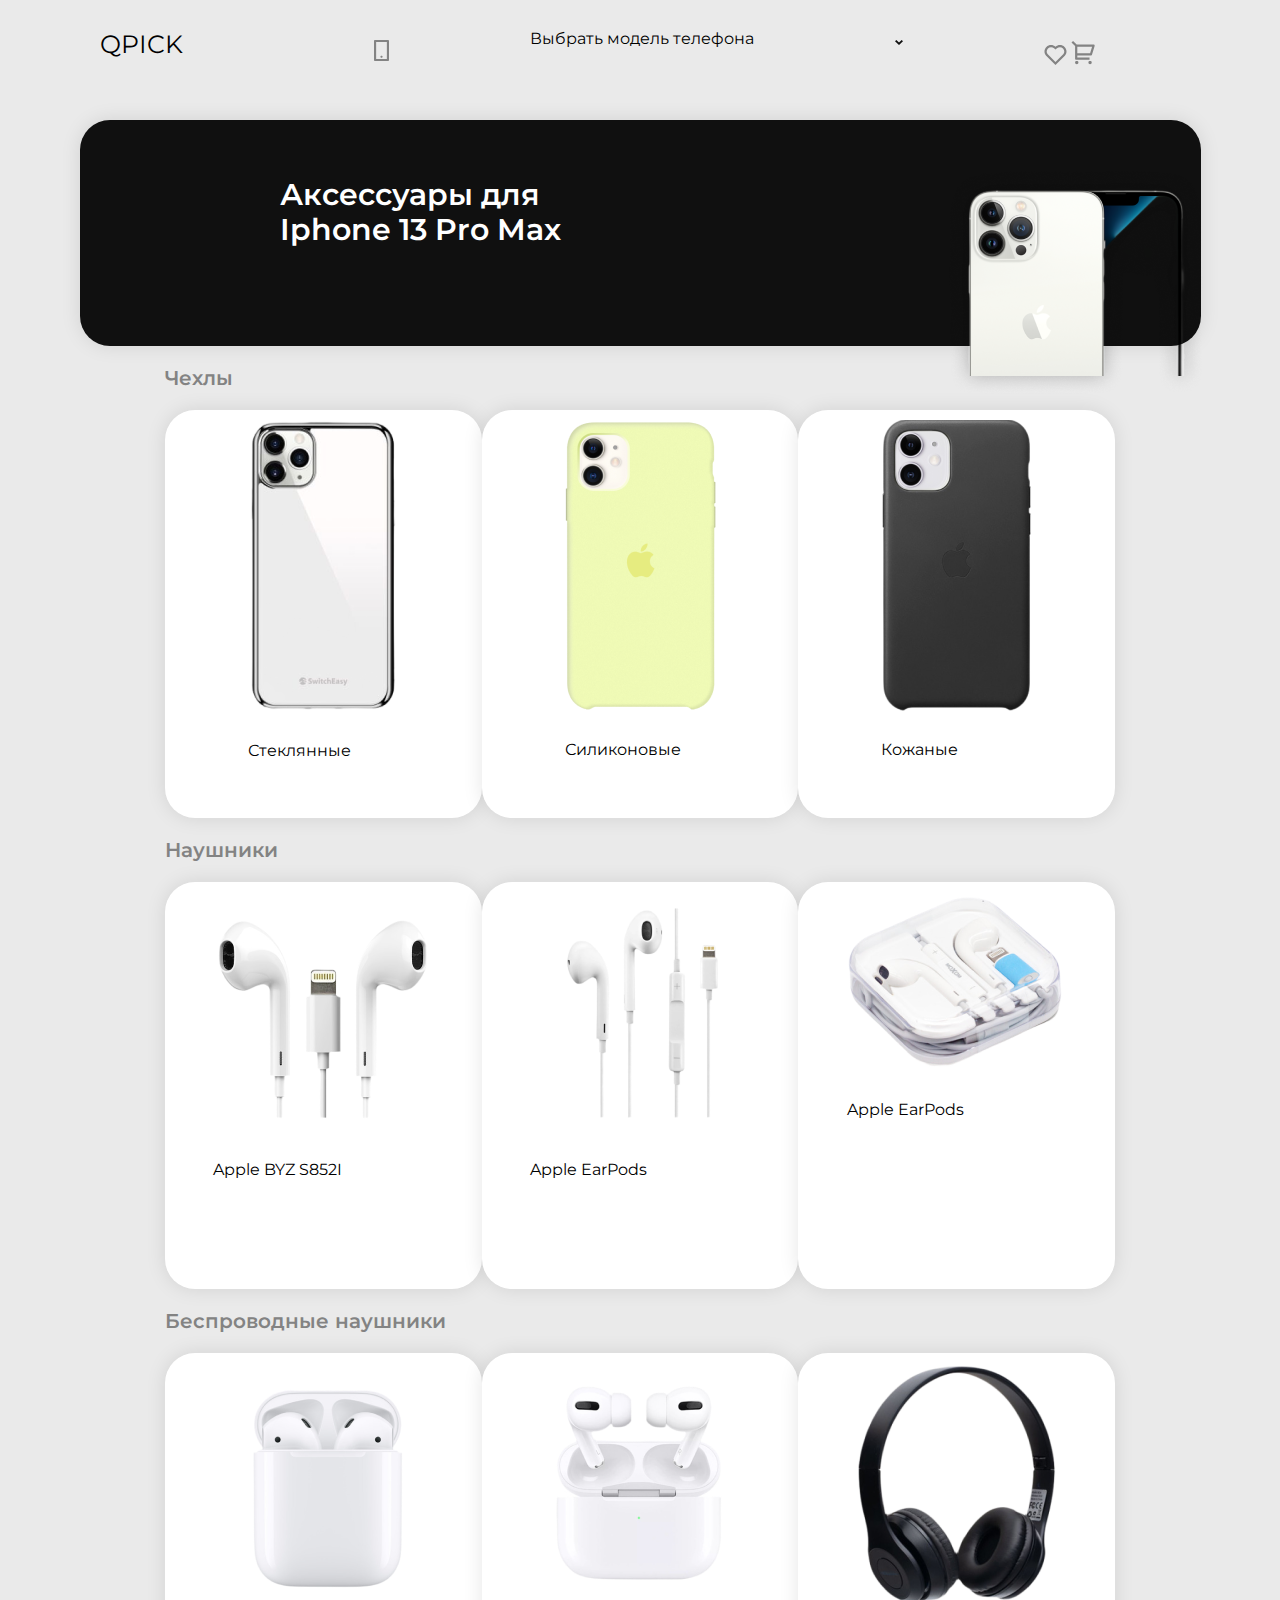
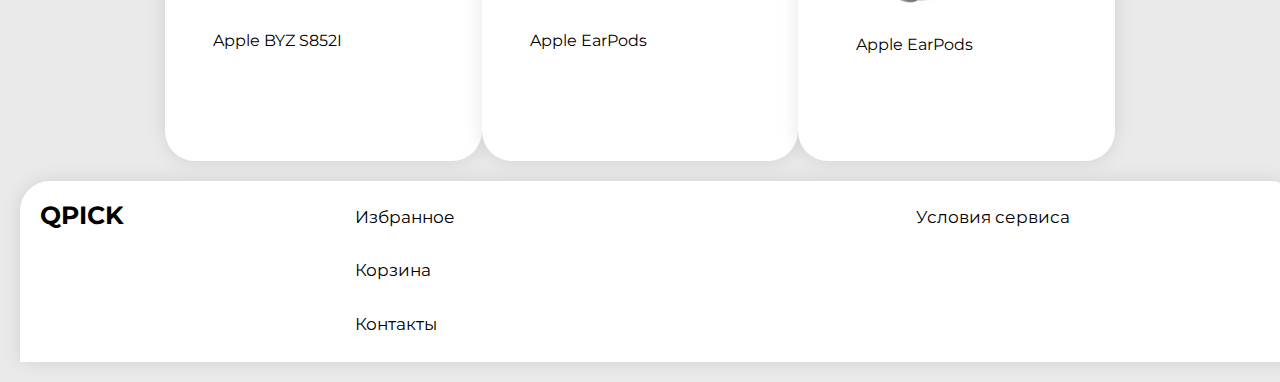
<file: week6/grid3/index.html>
<!DOCTYPE html>
<html lang="ru">
    <meta charset="UTF-8">
    <meta http-equiv="X-UA-Compatible" content="IE=edge">
    <meta name="viewport" content="width=device-width, initial-scale=1.0">
    <title>QPICK</title>
    <link rel="stylesheet" href="assets/styles/normalize.css">
    <link rel="stylesheet" href="assets/styles/style.css">
    <link rel="stylesheet" href="https://fonts.googleapis.com/css2?family=Montserrat:wght@500;600;700&display=swap">

<body>
    <div class="flexcontainer">
    <header>
<nav class="header_line">
            <div class="logo">QPICK</div>
            <div class="header_image"> 
                <img src="assets/styles/image/Vector.svg" alt="image_phone"></div>
            <div class="header_line__text">Выбрать модель телефона</div>
            <div class="header_select">
                <img src="assets/styles/image/Vector(1).svg" alt="arrow">
        </div>
    <div class="likebasket">
            <img src="assets/styles/image/Vector(2).svg" alt="like">
            <img src="assets/styles/image/Vector(3).svg" alt="basket">
    </div>
</nav>
    <!-- nav header_line-->
    <div class="baner">
        <div class="header_bg">
            <div class="header_block">
            <div class="header_block__text">Аксессуары для Iphone 13 Pro Max </div>
            <div class="header_block__image">
                <img src="assets/styles/image/iPhone-13-Pro-Max-silver-1000x10001.png" alt="iPhone-13-Pro-Max-silver">
            </div> 
            </div>
        </div>
    </div>
    </header>
    <main class="menu"> 
        <section>
            <p class="section">Чехлы</p>
        <div class="menu_options1">
            <div class="menu_options__bg">
                <div>
                    <img src="assets/styles/image/22459-iwt1.png" alt="Стеклянный_чехол">
                    <p>Стеклянные</p>
                </div>
            </div>
        <div class="menu_options__bg">
            <div>
                <img src="assets/styles/image/mellow-yellow-11.png" alt="Силиконовый_чехол">
                <p>Силиконовые</p>
            </div>
        </div>
        <div class="menu_options__bg">
            <div>
                <img src="assets/styles/image/Image.png" alt="Кожаный_чехол">
                <p>Кожаные</p>
            </div>
        </div>
        </div> 
        <!-- div menu_options -->
    </section>
<section>
    <p class="section">Наушники</p>
    <div class="menu_options2">
        <div class="menu_options__bg"> 
            <div><img src="assets/styles/image/headphones1.png" alt="headphones1">
                <p>Apple BYZ S852I</p></div></div>
        <div class="menu_options__bg"> <div> <img src="assets/styles/image/headphones2.png" alt="headphones2">
        <p>Apple EarPods</p></div></div>
        <div class="menu_options__bg"> <div> <img src="assets/styles/image/headphones3.png" alt="headphones3">
            <p>Apple EarPods</p></div></div>
</div></section>
<section><p class="section">Беспроводные наушники</p>
    <div class="menu_options3">
        <div class="menu_options__bg"> <div><img src="assets/styles/image/wireless_headphones1.png" alt="wireless_headphones1">
            <p>Apple BYZ S852I</p></div></div>
            <div class="menu_options__bg"> <div> <img src="assets/styles/image/wireless_headphones2.png" alt="menu_options3">
            <p>Apple EarPods</p></div></div>
            <div class="menu_options__bg"> <div> <img src="assets/styles/image/wireless_headphones3.png" alt="wireless_headphones3">
                <p>Apple EarPods</p></div></div>
</div></section>

    </main>
    <footer class="footer">
        <div class="footer_bg">
        <div class="logo_footer">QPICK</div>
        <div class="footer_column"><p>Избранное</p>
        <p>Корзина</p>
        <p>Контакты</p></div>
        <div class="footer_column">
            <p>Условия сервиса</p>

        </div>
    </div>
    </footer>
</div>  
<!-- div  flexcontainer-->
</body>
</html>
</file>
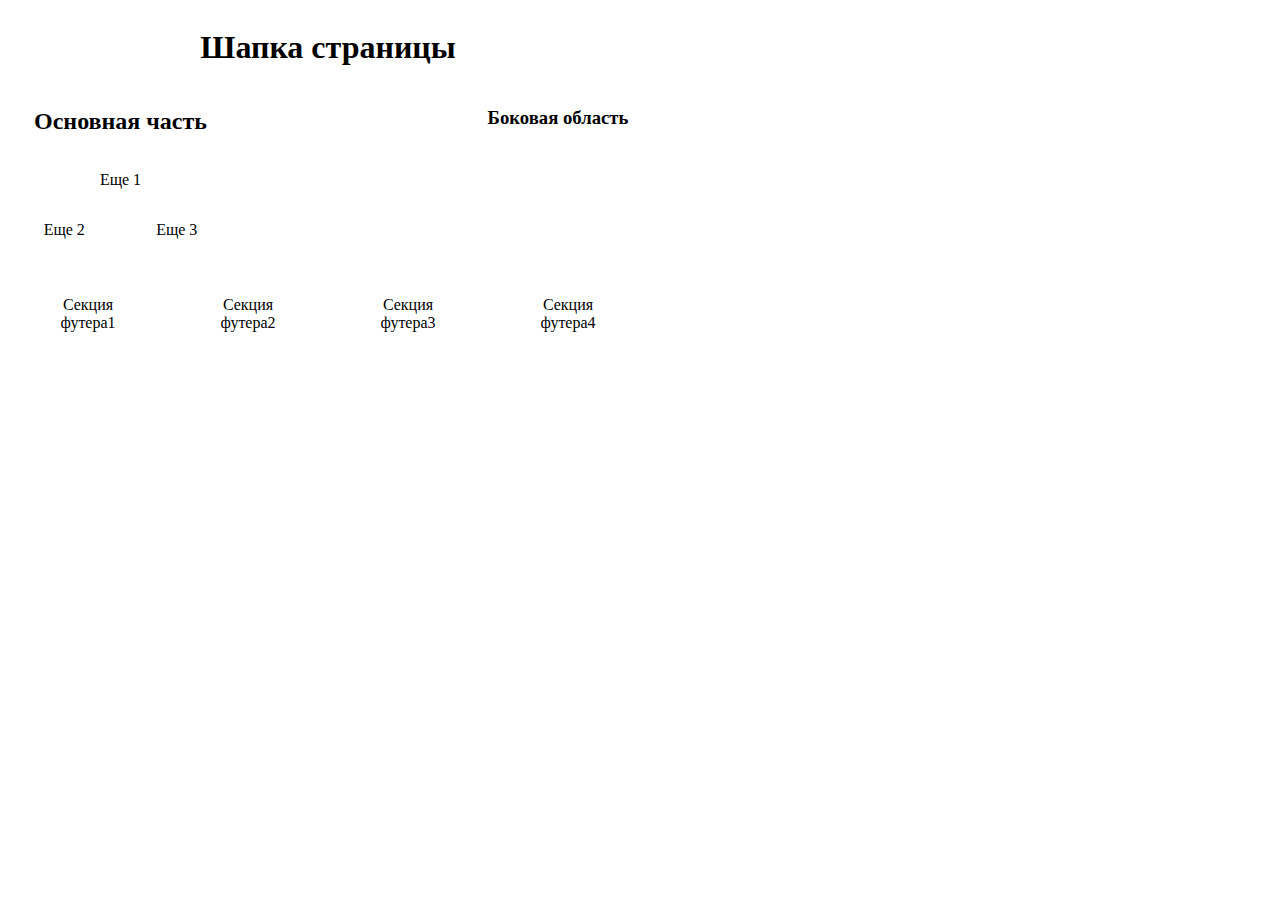
<file: week5/flex.html>
<!DOCTYPE html>
<html lang="ru">
<head>
    <meta charset="UTF-8">
    <meta http-equiv="X-UA-Compatible" content="IE=edge">
    <meta name="viewport" content="width=device-width, initial-scale=1.0">
    <title>Document</title>
    <link rel="stylesheet" type="text/css" href="https://necolas.github.io/normalize.css/8.0.1/normalize.css">
<link rel="stylesheet" href="assets/styles/style.css">

</head>
<body>
    <div class="flexcontainer">
    <header >
        <h1>Шапка страницы</h1>
          </header>
          <main class="main">
              <article><h2>Основная часть </h2>
      <section>
      <div class="flexcontainer_section">
      <p class="column1">Еще 1</p>
      <p class="column2">Еще 2</p>
      <p class="column3">Еще 3</p>
    </div>
      </section>
    </article>
      <aside>
        <div class="side">
     <h3> Боковая область </h3>
    </div>
      </aside>
          </main>
          <footer>
              <div class="flexcontainerfooter">
          <p class="sectionfooter">Секция футера1</p>
          <p class="sectionfooter">Секция футера2</p>
          <p class="sectionfooter">Секция футера3</p>
          <p class="sectionfooter">Секция футера4</p>
        </div>
          </footer> 
        </div>    
</body>
</html>
</file>
<file: week6/grid3/assets/styles/style.css>
body {
    background-color: #EAEAEA;
}

.flexcontainer {

    display: flex;
    flex-direction: column;
    max-width: 1440px;
    width: 100%;
    height: 100vh;
    font-family: 'Montserrat', sans-serif;
    margin: auto;
}

.section {
    color: #838383;
    font-style: normal;
    font-weight: 600;
    font-size: 20px;
    line-height: 24px;
}

.logo {
    font-weight: 700px;
    font-size: 25px;
}

.header_line {
    display: flex;
    flex-direction: row;
    justify-content: space-around;
    width: 1135px;
    height: 60px;
    margin: 30px;
}

.header_line__text {
    padding: 0;
}

.header_select {
    color: #101010;
}

.baner {
    display: flex;
    justify-content: center;
    margin: 0 auto;
}

.header_bg {
    background: #101010;
    box-shadow: 0px 0px 20px rgba(0, 0, 0, 0.1);
    border-radius: 30px;
}

.header_block__text {
    color: #FFFFFF;
    width: 300px;
    margin-right: 300px;
    margin-left: 150px;
    font-weight: 600;
    font-size: 30px;
    padding: 58px 0px 65px 50px;
}

.header_block {
    display: flex;
    flex-direction: row;
}

.header_block__image {
    height: 226px;
    width: 321px;
}

.header_image {
    margin-left: 50px;
}

.menu {
    margin-left: 165px;
    margin-right: 165px;
}

.menu_options__bg {
    display: flex;
    justify-content: center;
    background: #FFFFFF;
    width: 95%;
    height: 407.65px;
    background: #FFFFFF;
    box-shadow: 0px 0px 20px rgba(0, 0, 0, 0.1);
    border-radius: 30px;
}

.menu_options1,
.menu_options2,
.menu_options3 {
    display: flex;
    flex-direction: row;
    justify-content: space-between;
}

.footer {
    display: flex;
    flex-direction: row;
    justify-content: center;
    padding: 20px;
    width: 100%;
}

.footer_bg {


    background: #FFFFFF;
    box-shadow: 0px 0px 20px rgba(0, 0, 0, 0.1);
    border-radius: 30px 30px 0px 0px;
    display: flex;
    flex-direction: row;
    flex-grow: 1;

}

.footer_column {
    display: flex;
    flex-direction: column;
    margin: 10px auto;
    font-size: 17px;
    font-weight: normal;
}

img {
    margin: 10px auto;
}

.logo_footer {
    margin-left: 20px;
    margin-top: 20px;
    font-weight: 700;
    font-size: 25px;
}
</file>
<file: week5/assets/styles/style.css>
.flexcontainer {
    display: flex;
    flex-direction: column;
    text-align: center;
    align-items: stretch;
    width: 50vw;
}

.flexcontainerfooter {
    display: flex;
    flex-direction: row;
    align-items: center;
    justify-content: space-around;
}

.main {
    display: flex;
    flex-direction: row;
    justify-content: space-between;
}

.side {
    width: 20vh;
}

.sectionfooter {
    display: flex;
    flex-direction: row;
    align-items: stretch;
    padding: 2vw;
}

.flexcontainer_section {

    display: flex;
    width: 25vh;
    flex-wrap: wrap;
}

.column1 {
    flex: 0 1 100%;
}

.column2 {
    flex: 0 1 50%;
}

.column3 {
    flex: 0 1 50%;
}
</file>
